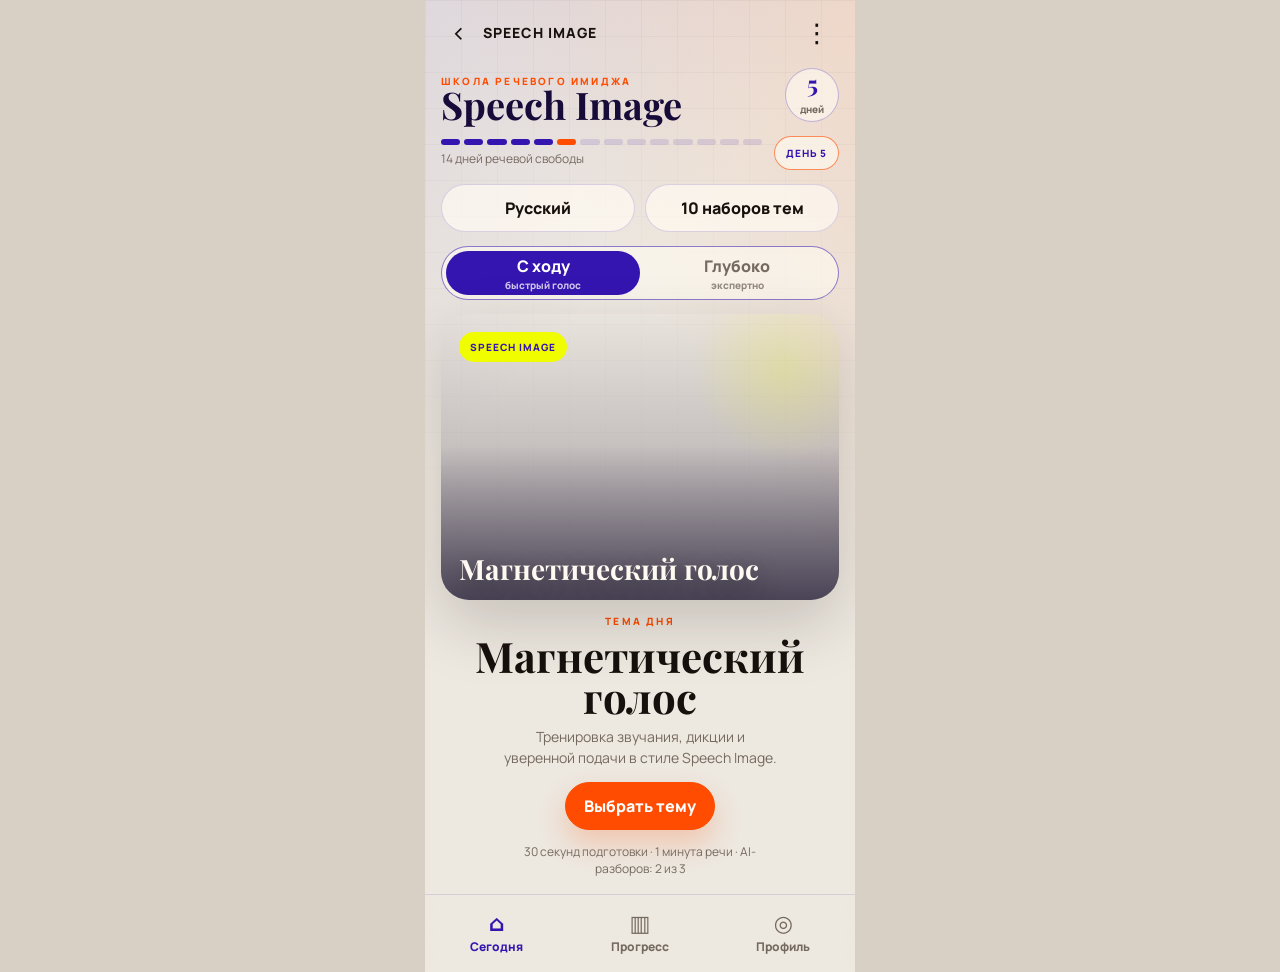
<file: index.html>
<!doctype html>
<html lang="ru">
<head>
  <meta charset="utf-8">
  <meta name="viewport" content="width=device-width, initial-scale=1">
  <meta name="theme-color" content="#ede8e0">
  <title>Speech Image Voice — мини-апп</title>
  <link rel="preconnect" href="https://fonts.googleapis.com">
  <link rel="preconnect" href="https://fonts.gstatic.com" crossorigin>
  <link href="https://fonts.googleapis.com/css2?family=Manrope:wght@400;500;600;700;800&family=Playfair+Display:wght@500;600;700&display=swap" rel="stylesheet">
  <link rel="stylesheet" href="assets/styles.css">
</head>
<body>
  <div class="app-shell">
    <header class="topbar">
      <button class="icon-btn" data-action="back" aria-label="Назад">‹</button>
      <strong class="brand">Speech Image</strong>
      <button class="icon-btn" data-action="menu" aria-label="Меню">⋮</button>
    </header>

    <main id="screen" class="screen"></main>

    <nav class="tabbar" aria-label="Разделы">
      <button class="tab is-active" data-tab="today">
        <span>⌂</span>
        Сегодня
      </button>
      <button class="tab" data-tab="progress">
        <span>▥</span>
        Прогресс
      </button>
      <button class="tab" data-tab="profile">
        <span>◎</span>
        Профиль
      </button>
    </nav>
  </div>

  <script src="assets/app.js"></script>
</body>
</html>
</file>
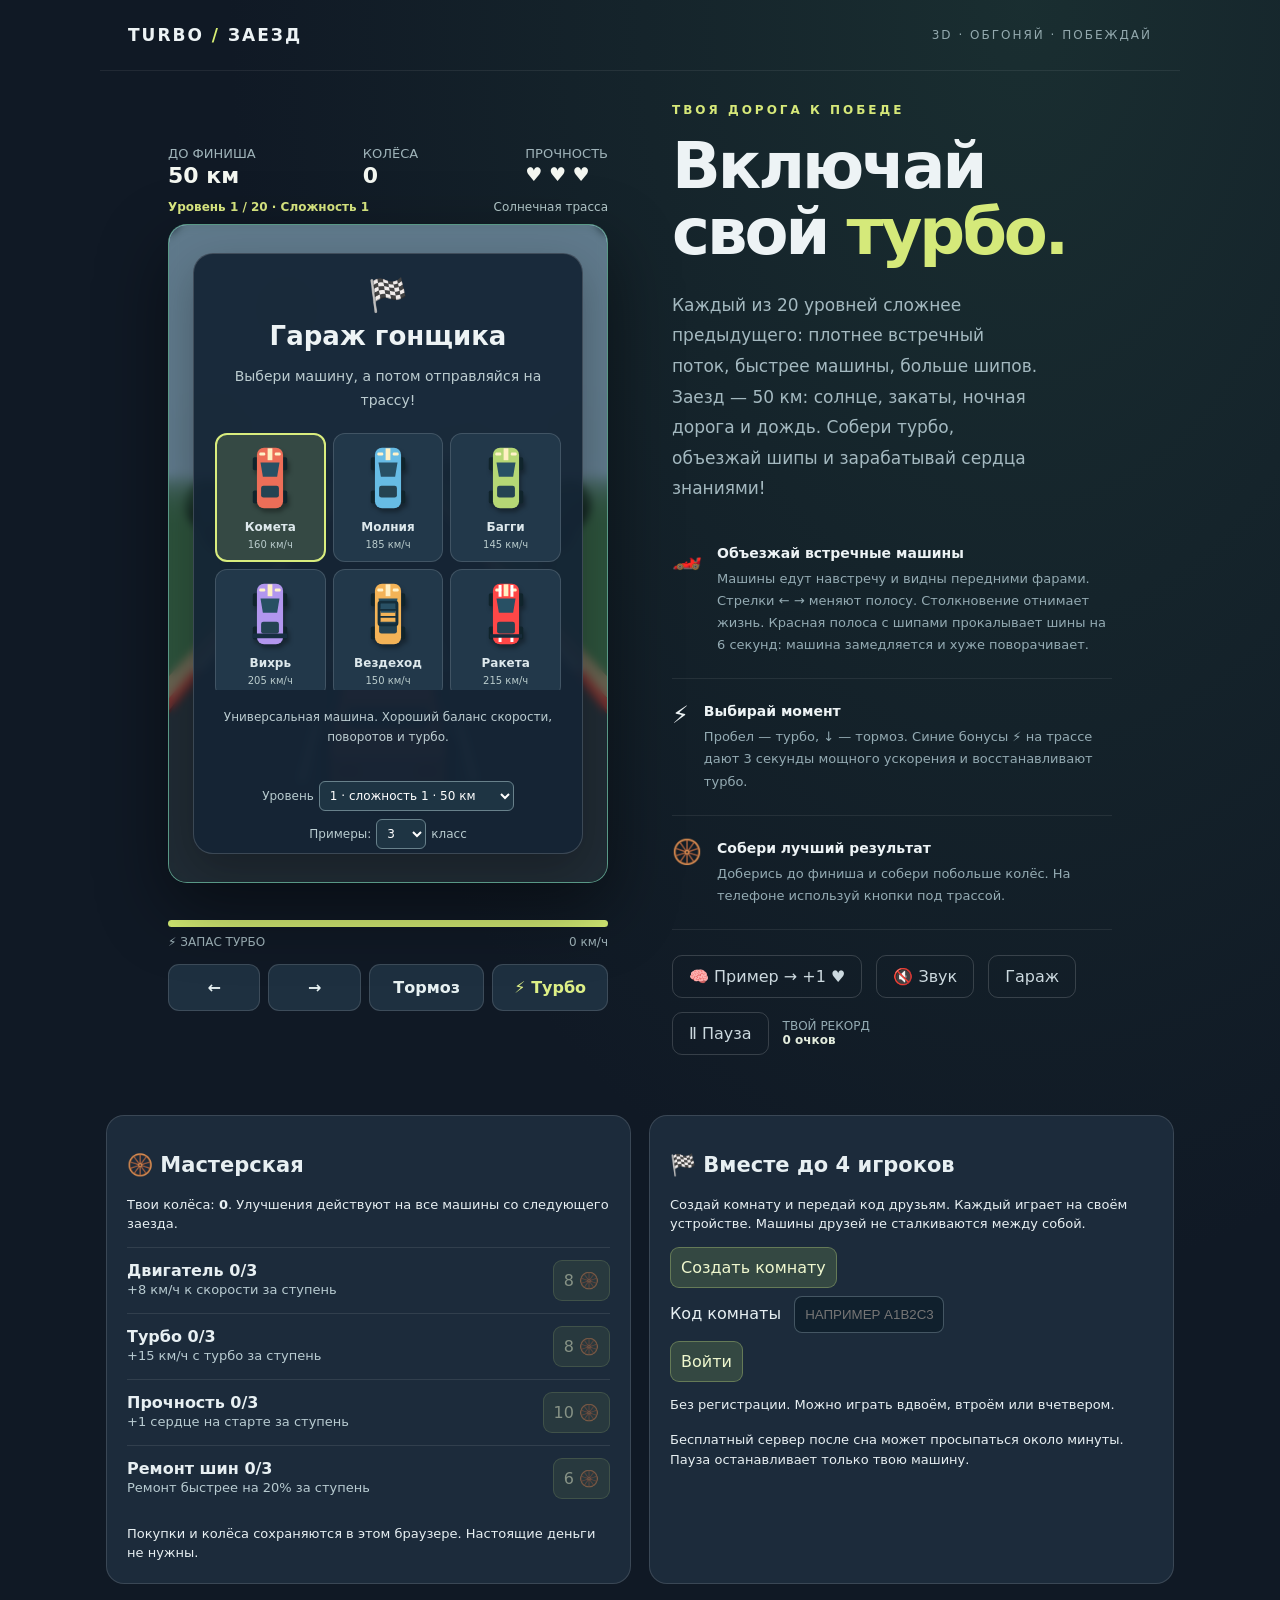
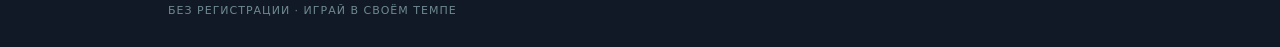
<file: racing/index.html>
<!doctype html><html lang="ru"><head><meta charset="utf-8"><meta name="viewport" content="width=device-width,initial-scale=1"><meta name="theme-color" content="#111b2b"><title>Турбо-заезд — 3D-гонка</title><style>
*{box-sizing:border-box}body{margin:0;background:#101925;color:#edf3f5;font-family:system-ui,sans-serif;background-image:radial-gradient(ellipse at 80% 0,#23433c80,transparent 55%)}button{font:inherit;cursor:pointer;touch-action:manipulation}header{max-width:1080px;margin:auto;padding:25px 28px;display:flex;justify-content:space-between;align-items:center;border-bottom:1px solid #ffffff12}.brand{font-weight:900;letter-spacing:2px;font-size:17px}.brand span{color:#d8ef73}.label{font-size:12px;letter-spacing:2px;color:#93a9ae}main{max-width:1000px;margin:auto;display:grid;grid-template-columns:minmax(280px,440px) 1fr;gap:64px;padding:32px 28px 40px;align-items:center}.game-shell{min-width:0}.hud{display:flex;justify-content:space-between;gap:8px;margin-bottom:12px;font-size:13px;color:#9fb3b9}.hud b{display:block;color:#f4f7f1;font-size:22px;margin-top:2px}.stage{position:relative;border-radius:19px;overflow:hidden;box-shadow:0 25px 70px #0007;border:1px solid #ffffff24;background:#3e8772}canvas{display:block;width:100%;aspect-ratio:2/3;outline-offset:-4px}.overlay{position:absolute;inset:0;display:flex;align-items:center;justify-content:center;padding:22px;background:#0b152477;backdrop-filter:blur(4px)}.modal{max-width:320px;text-align:center;padding:29px 24px;background:#152535ee;border:1px solid #ffffff2a;border-radius:20px;box-shadow:0 15px 45px #0004}.flag{font-size:42px}.modal h2{font-size:27px;margin:12px 0}.modal p{font-size:14px;color:#bbccd0;line-height:1.7}.primary{border:0;border-radius:11px;padding:14px 25px;background:#dbed7a;color:#1c2c20;font-weight:800;width:100%}.gauge{height:7px;background:#243544;border-radius:10px;overflow:hidden;margin:14px 0 8px}.gauge span{display:block;height:100%;background:#d7ef75;width:100%;transition:width .1s}.subhud{display:flex;justify-content:space-between;font-size:12px;color:#a0b4ba}.controls{display:grid;grid-template-columns:1fr 1fr 1.25fr 1.25fr;gap:8px;margin-top:15px}.controls button{padding:13px 2px;border:1px solid #ffffff23;border-radius:11px;background:#1e3040;color:#e7f1f2;font-weight:800;user-select:none;-webkit-user-select:none;touch-action:none}.controls button:active,.controls button.held{background:#40546a}.controls #boost{color:#ddef86}.side .tag{color:#d6e879;font-size:12px;letter-spacing:3px;font-weight:800}h1{font-size:clamp(42px,5vw,66px);letter-spacing:-3px;line-height:1.03;margin:17px 0 24px}h1 span{color:#d5e97a}.intro{font-size:17px;line-height:1.8;color:#a4b9c0;max-width:370px}.mission{display:flex;gap:15px;padding:22px 0;border-bottom:1px solid #ffffff13}.mission .icon{font-size:24px}.mission strong{font-size:14px}.mission p{font-size:13px;line-height:1.7;color:#94abb3;margin:6px 0 0}.toolbar{display:flex;align-items:center;gap:14px;margin-top:25px}.toolbar button{border:1px solid #ffffff29;border-radius:10px;background:transparent;color:#ccd9df;padding:11px 16px}.record{font-size:12px;color:#94abb3}.record strong{color:#e3ecdd}footer{max-width:1000px;margin:auto;padding:0 28px 30px;font-size:11px;color:#6f8992;letter-spacing:1px}.sr{position:absolute;width:1px;height:1px;padding:0;margin:-1px;overflow:hidden;clip:rect(0,0,0,0);white-space:nowrap}button:focus-visible{outline:3px solid #e2f087;outline-offset:3px}[hidden]{display:none!important}@media(max-width:720px){header{padding:19px 20px}main{display:flex;flex-direction:column;gap:28px;padding:22px 20px}.game-shell{width:100%;max-width:420px}.side{width:100%;max-width:420px}.side h1{font-size:42px;margin:12px 0}.intro{font-size:15px}.mission{padding:15px 0}.label{font-size:10px}.hud b{font-size:20px}}

.modal{max-width:390px;width:100%;padding:22px 18px}.modal h2{margin:7px 0;font-size:26px}.flag{font-size:32px}.garage{display:grid;grid-template-columns:repeat(3,minmax(0,1fr));gap:7px;margin:17px 0;max-height:260px;overflow:auto;padding:3px;overscroll-behavior:contain}.car-choice{min-width:0;border:1px solid #ffffff24;background:#22384a;border-radius:12px;padding:11px 4px;color:#dde8ec;text-align:center}.car-choice[aria-pressed=true]{border:2px solid #d9ed7e;background:#354944;padding:10px 3px}.car-choice strong{display:block;font-size:12px;margin-top:5px}.car-choice svg{width:38px;height:66px;filter:drop-shadow(2px 4px 2px #0005)}.garage-note{font-size:12px!important;min-height:55px;margin:8px 0 15px}.secondary{width:100%;margin-top:10px;border:1px solid #ffffff30;border-radius:10px;padding:10px;color:#d9e5e8;background:transparent}.bonus-active{color:#7de4fa!important;font-weight:800}.toolbar{flex-wrap:wrap}.car-choice small{font-size:10px;display:block;color:#b9cbcc;margin-top:5px}@media(max-width:400px){.modal{padding:16px 12px}.overlay{padding:12px}.garage{gap:5px;margin:10px 0}.modal p{font-size:12px}.car-choice strong{font-size:11px}}

#campaign-options{font-size:12px;color:#b8cbcf}#campaign-options label{display:inline-flex;align-items:center;gap:5px;margin:4px 6px}#campaign-options select{font:inherit;border:1px solid #68818b;background:#1e3443;color:white;padding:6px;border-radius:6px}#campaign-options p{font-size:11px;margin:8px 0 12px}.level-hud{display:flex;justify-content:space-between;gap:10px;font-size:12px;color:#b6cbcd;margin-bottom:10px}.level-hud b{color:#ddeb83}#hearts{font-size:19px}#road-warning{min-height:23px;font-size:12px;text-align:center;color:#ffba85;padding-top:7px}.math-overlay{position:fixed;inset:0;z-index:20;display:grid;place-items:center;background:#081421cc;padding:20px;backdrop-filter:blur(6px)}.math-modal{width:min(420px,100%);background:#1d3344;border:1px solid #6a8087;border-radius:20px;padding:26px;box-shadow:0 30px 80px #0007}.math-modal h2{margin:0 0 14px;font-size:23px}.math-modal p{line-height:1.6;color:#c1d1d4;font-size:14px}#question{font-size:21px;color:#f0ecb8;min-height:65px}.math-modal input{display:block;margin:8px 0 15px;padding:13px;font:inherit;width:100%;border-radius:9px;border:1px solid #7f9a9e;background:#112838;color:white}.math-modal #math-result{min-height:43px;color:#dbed7a}#speedfx{position:absolute;inset:0;z-index:1;pointer-events:none;opacity:0;transition:opacity .3s;background:linear-gradient(75deg,#7cddff22,transparent 20% 80%,#7cddff22),repeating-conic-gradient(from 15deg at 50% 35%,transparent 0deg 10deg,#b4efff23 10.5deg,transparent 11deg 30deg)}.turbo-on #speedfx{opacity:.6}.stage.rain:before{content:'';position:absolute;inset:-30%;z-index:2;pointer-events:none;background:repeating-linear-gradient(110deg,transparent 0 37px,#c4e5ed33 38px,transparent 39px 72px);animation:rain-fall .4s linear infinite}.overlay{z-index:4}@keyframes rain-fall{to{transform:translate(-12px,55px)}}@media(prefers-reduced-motion:reduce){.stage.rain:before{animation:none}#speedfx{display:none}}
.modal{max-height:calc(100% - 12px);overflow:auto;overscroll-behavior:contain}.extras{max-width:1100px;margin:20px auto;display:grid;grid-template-columns:1fr 1fr;gap:18px;padding:0 16px}.extras-card{background:#1c2b3b;border:1px solid #ffffff22;border-radius:18px;padding:20px;color:#e7eff2}.extras h2{font-size:21px}.extras p,.extras small{font-size:13px;line-height:1.5}.extras button{border:1px solid #c7df8155;background:#344842;color:#eff7ce;border-radius:9px;padding:10px;cursor:pointer}.extras button:disabled{opacity:.5;cursor:default}.extras-card>small{display:block;margin-top:10px}.extras input{max-width:150px;padding:10px;border-radius:8px;margin:8px;background:#10202d;color:white;border:1px solid #abc4cf55;text-transform:uppercase}.extras label{display:block}.shop-row{display:flex;justify-content:space-between;align-items:center;gap:10px;border-top:1px solid #ffffff18;padding:12px 0}.shop-row small{display:block;color:#b8cbd1}.extras li{padding:5px}.extras li.me{color:#dbef85}@media(max-width:700px){.extras{grid-template-columns:1fr}}</style></head><body><header><div class="brand">TURBO<span> / </span>ЗАЕЗД</div><div class="label">3D · ОБГОНЯЙ · ПОБЕЖДАЙ</div></header><main><section class="game-shell" aria-label="Игра"><div class="hud"><div>ДО ФИНИША<b id="distance">50 км</b></div><div>КОЛЁСА<b id="coins">0</b></div><div>ПРОЧНОСТЬ<b id="hearts">♥ ♥ ♥</b></div></div><div class="level-hud"><b id="level-hud">Уровень 1 / 20</b><span id="weather-label">Солнечная трасса</span></div><div class="stage" id="stage"><div id="speedfx" aria-hidden="true"></div><canvas id="track" width="480" height="720" tabindex="0" aria-label="Гоночная трасса. Стрелки влево и вправо — поворот. Пробел — ускорение. Стрелка вниз — тормоз. P — пауза."></canvas><div class="overlay" id="overlay"><div class="modal"><div class="flag" id="flag">🏁</div><h2 id="overlay-title">Гараж гонщика</h2><p id="overlay-text">Выбери машину, а потом отправляйся на трассу!</p><div id="garage" class="garage" aria-label="Выбор машины"></div><p id="car-description" class="garage-note"></p><div id="campaign-options"><label>Уровень <select id="level-select" aria-label="Выбрать уровень"></select></label><label>Примеры: <select id="grade-select" aria-label="Класс для примеров"></select> класс</label><p>20 уровней по 50 км · аркадный заезд около двух минут</p></div><button class="primary" id="start">На старт!</button><button id="to-garage" class="secondary" hidden>← В лобби</button></div></div></div><div id="road-warning" role="status" aria-live="polite"></div><div class="gauge" role="progressbar" aria-label="Запас ускорения" aria-valuemin="0" aria-valuemax="100" aria-valuenow="100" id="nitro"><span id="nitro-fill"></span></div><div class="subhud"><span id="turbo-label">⚡ ЗАПАС ТУРБО</span><span id="speed">0 км/ч</span></div><div class="controls" aria-label="Управление"><button id="left" aria-label="Повернуть влево">←</button><button id="right" aria-label="Повернуть вправо">→</button><button id="brake">Тормоз</button><button id="boost">⚡ Турбо</button></div><p class="sr" role="status" aria-live="polite" id="status"></p></section><section class="side"><div class="tag">ТВОЯ ДОРОГА К ПОБЕДЕ</div><h1>Включай<br>свой <span>турбо.</span></h1><p class="intro">Каждый из 20 уровней сложнее предыдущего: плотнее встречный поток, быстрее машины, больше шипов. Заезд — 50 км: солнце, закаты, ночная дорога и дождь. Собери турбо, объезжай шипы и зарабатывай сердца знаниями!</p><div class="mission"><div class="icon">🏎️</div><div><strong>Объезжай встречные машины</strong><p>Машины едут навстречу и видны передними фарами. Стрелки ← → меняют полосу. Столкновение отнимает жизнь. Красная полоса с шипами прокалывает шины на 6 секунд: машина замедляется и хуже поворачивает.</p></div></div><div class="mission"><div class="icon">⚡</div><div><strong>Выбирай момент</strong><p>Пробел — турбо, ↓ — тормоз. Синие бонусы ⚡ на трассе дают 3 секунды мощного ускорения и восстанавливают турбо.</p></div></div><div class="mission"><div class="icon">🛞</div><div><strong>Собери лучший результат</strong><p>Доберись до финиша и собери побольше колёс. На телефоне используй кнопки под трассой.</p></div></div><div class="toolbar"><button id="math" disabled>🧠 Пример → +1 ♥</button><button id="sound" aria-pressed="false">🔇 Звук</button><button id="lobby" disabled>Гараж</button><button id="pause" disabled>Ⅱ Пауза</button><div class="record">ТВОЙ РЕКОРД<br><strong id="best">0 очков</strong></div></div></section></main><div id="math-overlay" class="math-overlay" hidden><form id="math-form" class="math-modal" aria-labelledby="math-title"><h2 id="math-title">🧠 Пит-стоп знаний</h2><p>За правильный ответ +1 сердце. Гонка на паузе.</p><p id="question"></p><label>Ответ <input id="answer" autocomplete="off" placeholder="Число или дробь" required></label><p id="math-result" role="status" aria-live="polite"></p><button class="primary" id="answer-submit" type="submit">Проверить</button><button class="secondary" id="math-close" type="button">Вернуться к гонке</button></form></div><section class="extras" aria-label="Магазин и игра с друзьями"><div class="extras-card"><h2>🛞 Мастерская</h2><p>Твои колёса: <b id="wallet">0</b>. Улучшения действуют на все машины со следующего заезда.</p><div id="shop"></div><p id="shop-message" role="status"></p><small>Покупки и колёса сохраняются в этом браузере. Настоящие деньги не нужны.</small></div><div class="extras-card"><h2>🏁 Вместе до 4 игроков</h2><p>Создай комнату и передай код друзьям. Каждый играет на своём устройстве. Машины друзей не сталкиваются между собой.</p><button id="create-room">Создать комнату</button><label>Код комнаты <input id="room-code" maxlength="6" autocomplete="off" autocapitalize="characters" placeholder="Например A1B2C3"></label><button id="join-room">Войти</button><p id="room-status" role="status">Без регистрации. Можно играть вдвоём, втроём или вчетвером.</p><ol id="players"></ol><button id="room-start" hidden>Начать общую гонку</button><button id="leave-room" hidden>Выйти из комнаты</button><small>Бесплатный сервер после сна может просыпаться около минуты. Пауза останавливает только твою машину.</small></div></section><footer>БЕЗ РЕГИСТРАЦИИ · ИГРАЙ В СВОЁМ ТЕМПЕ</footer>
<script>
'use strict';
const FINISH=50000,LEVELS=20,DISTANCE_SCALE=10,MAX_HP=6,LANES=[132,240,348];
const CARS={comet:{name:'Комета',color:'#ed6e58',base:125,limit:160,turbo:220,steering:14,regen:14,drain:31,description:'Универсальная машина. Хороший баланс скорости, поворотов и турбо.'},lightning:{name:'Молния',color:'#67bce5',base:145,limit:185,turbo:250,steering:11,regen:12,drain:35,description:'Очень быстрая! Чуть медленнее перестраивается, а турбо расходуется быстрее.'},buggy:{name:'Багги',color:'#b5d775',base:110,limit:145,turbo:200,steering:18,regen:20,drain:25,description:'Легко управляется, быстро восстанавливает турбо. Отличный выбор для первых заездов.'},vortex:{name:'Вихрь',color:'#b296ee',base:155,limit:205,turbo:285,steering:12,regen:13,drain:38,description:'Спорткар с большим антикрылом. Высокая скорость и мощное турбо, но ускорение быстро расходуется.'},rover:{name:'Вездеход',color:'#f3b357',base:115,limit:150,turbo:205,steering:13,regen:16,drain:28,repair:3,punctureFactor:.75,impactFactor:.8,description:'Крепкий внедорожник с багажником на крыше. При проколе лучше держит скорость и ремонтирует шины за 3 секунды вместо 6.'},rocket:{name:'Ракета',color:'#ff4747',base:160,limit:215,turbo:300,steering:10,regen:11,drain:40,style:'sport',description:'Красная ракета с антикрылом. Мощное турбо — 300 км/ч! Береги запас ускорения.'},ice:{name:'Айс',color:'#a7ecff',base:135,limit:175,turbo:245,steering:16,regen:17,drain:29,style:'sport',description:'Ледяной спорткар с белыми полосами. Быстро поворачивает и экономно тратит турбо.'},tiger:{name:'Тигр',color:'#ff982e',base:140,limit:180,turbo:255,steering:15,regen:15,drain:32,style:'sport',description:'Оранжевый гонщик с тёмными полосами. Ловкие перестроения и мощный рывок.'},night:{name:'Ночной',color:'#6157a8',base:150,limit:195,turbo:275,steering:13,regen:14,drain:36,style:'sport',description:'Фиолетовый спорткар с яркими огнями. Быстрый выбор для ночных заездов.'},rally:{name:'Ралли',color:'#35ba94',base:130,limit:170,turbo:235,steering:18,regen:18,drain:29,style:'rally',description:'Зелёная раллийная машина с дополнительными фарами. Очень отзывчивое управление.'},monster:{name:'Монстр',color:'#9acd32',base:105,limit:140,turbo:195,steering:12,regen:19,drain:26,style:'truck',repair:3,punctureFactor:.75,impactFactor:.8,description:'Большие колёса и высокий кузов. Чинит прокол за 3 секунды и меньше теряет скорость.'},pickup:{name:'Пикап',color:'#cf8958',base:120,limit:155,turbo:215,steering:14,regen:18,drain:27,style:'pickup',description:'Песочный пикап с открытым кузовом. Ускорение расходуется медленно.'},taxi:{name:'Такси',color:'#ffdb45',base:125,limit:165,turbo:225,steering:17,regen:17,drain:28,style:'taxi',description:'Жёлтое такси с шашечками на крыше. Проворно обгоняет поток.'},police:{name:'Патруль',color:'#e4edf5',base:145,limit:190,turbo:265,steering:15,regen:15,drain:34,style:'police',description:'Белая патрульная машина с красно-синей мигалкой. Хороший запас скорости.'},retro:{name:'Ретро',color:'#ed88b4',base:115,limit:150,turbo:210,steering:16,regen:20,drain:25,style:'retro',description:'Розовая классика с хромированными бамперами. Быстро восстанавливает турбо.'},meteor:{name:'Метеор',color:'#ff653b',base:175,limit:235,turbo:320,steering:12,regen:12,drain:40,style:'sport',description:'Огненный спорткар с белыми полосами и антикрылом. Быстрее Вихря: до 235 км/ч, с турбо — 320 км/ч! Ускорение расходуется быстро.'}};

const UPGRADES={engine:{name:'Двигатель',text:'+8 км/ч к скорости за ступень',prices:[8,18,35]},turbo:{name:'Турбо',text:'+15 км/ч с турбо за ступень',prices:[8,18,35]},armor:{name:'Прочность',text:'+1 сердце на старте за ступень',prices:[10,22,40]},repair:{name:'Ремонт шин',text:'Ремонт быстрее на 20% за ступень',prices:[6,14,28]}};
function cleanUpgrades(value={}){return Object.fromEntries(Object.keys(UPGRADES).map(key=>[key,Math.max(0,Math.min(3,Math.floor(Number(value?.[key])||0)))]));}
function carSpec(s){const base=CARS[s.carId],u=cleanUpgrades(s.upgrades);return {...base,base:base.base+u.engine*8,limit:base.limit+u.engine*8,turbo:base.turbo+u.turbo*15,repair:(base.repair||6)*(1-u.repair*.2)};}
function buyUpgrade(save,key){const item=UPGRADES[key],u=cleanUpgrades(save.upgrades),price=item?.prices[u[key]];if(!Number.isFinite(price)||save.wallet<price)return false;save.wallet-=price;u[key]++;save.upgrades=u;return true;}
let activeUpgrades={};

function difficulty(level){const n=Math.max(1,Math.min(20,Math.floor(Number(level)||1)))-1;return{interval:1.6-n*.032,doubleRate:.10+n*.025,hazardRate:.06+n*.012,approach:1+n*.012};}
function newRace(carId='comet',level=1,upgrades=activeUpgrades){if(!CARS[carId])carId='comet';return{carId,upgrades:cleanUpgrades(upgrades),level:Math.max(1,Math.min(20,Number(level)||1)),puncture:0,punctures:0,nextMathAt:0,worldScroll:0,bonusTurbo:0,bonuses:0,mode:'ready',lane:1,x:240,distance:0,coins:0,hp:Math.min(6,3+cleanUpgrades(upgrades).armor),nitro:100,speed:0,scroll:0,invincible:0,wave:0,spawnIn:1.1,traffic:[],tokens:[],time:0,seed:14621+level*7919,crashFlash:0};}
function random(s){s.seed=(s.seed*1664525+1013904223)>>>0;return s.seed/4294967296;}
function changeLane(s,dir){if(s.mode==='running')s.lane=Math.max(0,Math.min(2,s.lane+dir));}
function spawnWave(s){const d=difficulty(s.level),safe=Math.floor(random(s)*3),blocked=[0,1,2].filter(l=>l!==safe);const count=Math.floor((s.wave+1)*d.doubleRate)>Math.floor(s.wave*d.doubleRate)?2:1;
 for(let i=0;i<count;i++){const lane=blocked[i];s.traffic.push({x:LANES[lane],y:-110,lane,oncomingSpeed:70+s.level*2,color:['#f8ca68','#77bfc8','#b0a1d2','#e88a70'][Math.floor(random(s)*4)]});}
 s.tokens.push({x:LANES[safe],y:-100,kind:s.wave%4===3?'turbo':'coin'});
 if(Math.floor((s.wave+1)*d.hazardRate)>Math.floor(s.wave*d.hazardRate))s.tokens.push({x:LANES[blocked[0]],y:-270,kind:'puncture'});s.wave++;}

function step(s,dt,input={}){
 if(s.mode!=='running')return;dt=Math.max(0,Math.min(dt,.05));s.time+=dt;s.crashFlash=Math.max(0,s.crashFlash-dt);s.invincible=Math.max(0,s.invincible-dt);s.puncture=Math.max(0,s.puncture-dt);
 const spec=carSpec(s);s.bonusTurbo=Math.max(0,s.bonusTurbo-dt);const bonus=s.bonusTurbo>0&&!input.brake;
 const turbo=!!input.boost&&s.nitro>2&&!input.brake&&!bonus;const target=(input.brake?65:bonus?spec.turbo+45:turbo?spec.turbo:spec.base+Math.min(spec.limit-spec.base,s.distance/1400))*(s.puncture>0?(spec.punctureFactor||.55):1);s.speed+=(target-s.speed)*Math.min(1,dt*4);s.nitro=Math.max(0,Math.min(100,s.nitro+(turbo?-spec.drain:spec.regen)*dt));s.x+=(LANES[s.lane]-s.x)*Math.min(1,dt*spec.steering*(s.puncture>0?(spec.punctureFactor||.55):1));
 const dy=(s.speed*1.65+45)*dt;s.scroll=(s.scroll+dy)%120;s.worldScroll=(s.worldScroll+dy/32)%200;s.distance=Math.min(FINISH,s.distance+s.speed/3.6*dt*DISTANCE_SCALE);s.spawnIn-=dt;
 if(s.spawnIn<=0){spawnWave(s);const d=difficulty(s.level);s.spawnIn=Math.max(d.interval-Math.min(.08,s.distance/625000),235/((s.speed*1.65+45)*d.approach+(70+s.level*2)*1.65));}
 for(const car of s.traffic)car.y+=dy*difficulty(s.level).approach+(car.oncomingSpeed||0)*1.65*dt;
 for(const coin of s.tokens)coin.y+=dy;
 for(const car of s.traffic)if(!car.hit&&Math.abs(car.x-s.x)<55&&Math.abs(car.y-575)<78){car.hit=true;if(s.invincible===0){s.hp--;s.invincible=1.8;s.crashFlash=.35;s.speed*=.6;if(!s.hp){s.mode='crashed';break;}}}
 for(const coin of s.tokens)if(!coin.taken&&Math.abs(coin.x-s.x)<40&&Math.abs(coin.y-575)<52){coin.taken=true;if(coin.kind==='puncture'){s.puncture=spec.repair||6;s.punctures++;s.speed*=spec.impactFactor||.6;s.crashFlash=.18;}else if(coin.kind==='turbo'){s.bonusTurbo=Math.min(6,s.bonusTurbo+3);s.nitro=100;s.bonuses++;}else s.coins++;}
 s.traffic=s.traffic.filter(car=>car.y<850);s.tokens=s.tokens.filter(coin=>coin.y<800&&!coin.taken);
 if(s.mode==='running'&&s.distance>=FINISH)s.mode='won';
}
function mathProblem(grade,seed){
 let n=seed>>>0;const rand=max=>{n=(n*1664525+1013904223)>>>0;return 1+n%max;};let a=rand(9),b=rand(9);
 switch(Number(grade)){
 case 1:return{text:a+' + '+b+' = ?',answer:a+b};
 case 2:a=30+rand(50);b=10+rand(20);return{text:a+' − '+b+' = ?',answer:a-b};
 case 3:return{text:a+' × '+b+' = ?',answer:a*b};
 case 4:return{text:(a*b)+' ÷ '+b+' = ?',answer:a};
 case 5:{const d=2+rand(8);return{text:a+'/'+d+' + '+b+'/'+d+' = ? (дробью или числом)',answer:(a+b)/d};}
 case 6:{const percent=[10,20,25,50][rand(4)-1],base=rand(15)*20;return{text:percent+'% от '+base+' = ?',answer:base*percent/100};}
 case 7:{const x=rand(12);return{text:'Найди x: '+a+'x + '+b+' = '+(a*x+b),answer:x};}
 case 8:{const x=2+rand(18);return{text:'√'+(x*x)+' = ?',answer:x};}
 case 9:{b=a+rand(6);return{text:'(x − '+a+')(x − '+b+') = 0. Укажи меньший корень.',answer:a};}
 case 10:{const angle=[0,30,90][rand(3)-1];return{text:'sin('+angle+'°) = ? (числом или дробью)',answer:angle===0?0:angle===30?.5:1};}
 default:{const x=rand(5);return{text:'f(x) = '+a+'x³. Чему равно f′('+x+')?',answer:3*a*x*x};}
 }
}
function parseMath(text){const value=String(text).trim().replace(/,/g,'.').replace(/\s/g,'');if(/^[+-]?(?:\d+(?:\.\d*)?|\.\d+)$/.test(value))return Number(value);const m=value.match(/^([+-]?\d+)\/([+-]?\d+)$/);return m&&Number(m[2])!==0?Number(m[1])/Number(m[2]):NaN;}
function answerCorrect(problem,text){return Number.isFinite(parseMath(text))&&Math.abs(parseMath(text)-problem.answer)<.00001;}
function giveHeart(state){if(state.hp>=MAX_HP)return false;state.hp++;state.nextMathAt=state.time+15;return true;}
class Racing3D{
 constructor(canvas){
  this.canvas=canvas;const gl=canvas.getContext('webgl',{antialias:true,alpha:false});if(!gl)throw Error('WebGL недоступен');this.gl=gl;
  const vs=`attribute vec3 aPos;attribute vec3 aNormal;uniform mat4 uVP;uniform mat4 uModel;varying vec3 vNormal;varying float vDepth;void main(){vec4 world=uModel*vec4(aPos,1.0);vec4 clip=uVP*world;gl_Position=clip;vNormal=normalize(mat3(uModel)*aNormal);vDepth=clip.w;}`;
  const fs=`precision mediump float;uniform vec3 uColor;uniform vec3 uFog;varying vec3 vNormal;varying float vDepth;void main(){float light=.48+.52*max(dot(normalize(vNormal),normalize(vec3(-.5,1.0,.35))),0.0);vec3 shaded=uColor*light;float fog=smoothstep(30.0,105.0,vDepth);gl_FragColor=vec4(mix(shaded,uFog,fog),1.0);}`;
  const shader=(type,src)=>{const s=gl.createShader(type);gl.shaderSource(s,src);gl.compileShader(s);if(!gl.getShaderParameter(s,gl.COMPILE_STATUS))throw Error('Shader error');return s;};
  this.program=gl.createProgram();gl.attachShader(this.program,shader(gl.VERTEX_SHADER,vs));gl.attachShader(this.program,shader(gl.FRAGMENT_SHADER,fs));gl.linkProgram(this.program);if(!gl.getProgramParameter(this.program,gl.LINK_STATUS))throw Error('Program error');gl.useProgram(this.program);
  this.pos=gl.getAttribLocation(this.program,'aPos');this.normal=gl.getAttribLocation(this.program,'aNormal');this.vp=gl.getUniformLocation(this.program,'uVP');this.model=gl.getUniformLocation(this.program,'uModel');this.color=gl.getUniformLocation(this.program,'uColor');this.fog=gl.getUniformLocation(this.program,'uFog');
  const cube=[];const face=(a,b,c,d,n)=>{for(const p of [a,b,c,a,c,d])cube.push(...p,...n);};
  face([-.5,-.5,.5],[.5,-.5,.5],[.5,.5,.5],[-.5,.5,.5],[0,0,1]);face([.5,-.5,-.5],[-.5,-.5,-.5],[-.5,.5,-.5],[.5,.5,-.5],[0,0,-1]);face([-.5,.5,.5],[.5,.5,.5],[.5,.5,-.5],[-.5,.5,-.5],[0,1,0]);face([-.5,-.5,-.5],[.5,-.5,-.5],[.5,-.5,.5],[-.5,-.5,.5],[0,-1,0]);face([.5,-.5,.5],[.5,-.5,-.5],[.5,.5,-.5],[.5,.5,.5],[1,0,0]);face([-.5,-.5,-.5],[-.5,-.5,.5],[-.5,.5,.5],[-.5,.5,-.5],[-1,0,0]);
  this.cube=this.mesh(cube);const sphere=[];
  const point=(lat,lon)=>[Math.cos(lat)*Math.cos(lon)*.5,Math.sin(lat)*.5,Math.cos(lat)*Math.sin(lon)*.5];
  for(let j=0;j<8;j++)for(let i=0;i<12;i++){const a=point(-Math.PI/2+j*Math.PI/8,i*Math.PI/6),b=point(-Math.PI/2+(j+1)*Math.PI/8,i*Math.PI/6),c=point(-Math.PI/2+(j+1)*Math.PI/8,(i+1)*Math.PI/6),d=point(-Math.PI/2+j*Math.PI/8,(i+1)*Math.PI/6);for(const p of [a,b,c,a,c,d])sphere.push(...p,...p.map(v=>v*2));}
  this.sphere=this.mesh(sphere);
  const tyre=[];const ring=(u,v)=>{const r=.33+.11*Math.cos(v);return{p:[r*Math.cos(u),r*Math.sin(u),.11*Math.sin(v)],n:[Math.cos(v)*Math.cos(u),Math.cos(v)*Math.sin(u),Math.sin(v)]};};
  for(let i=0;i<20;i++)for(let j=0;j<8;j++){const a=ring(i*Math.PI/10,j*Math.PI/4),b=ring((i+1)*Math.PI/10,j*Math.PI/4),c=ring((i+1)*Math.PI/10,(j+1)*Math.PI/4),d=ring(i*Math.PI/10,(j+1)*Math.PI/4);for(const t of [a,b,c,a,c,d])tyre.push(...t.p,...t.n);}this.wheel=this.mesh(tyre);gl.enable(gl.DEPTH_TEST);gl.clearColor(.67,.83,.91,1);
 }
 mesh(vertices){const gl=this.gl,b=gl.createBuffer();gl.bindBuffer(gl.ARRAY_BUFFER,b);gl.bufferData(gl.ARRAY_BUFFER,new Float32Array(vertices),gl.STATIC_DRAW);return{buffer:b,count:vertices.length/6};}
 static multiply(a,b){const out=new Float32Array(16);for(let col=0;col<4;col++)for(let row=0;row<4;row++)for(let k=0;k<4;k++)out[col*4+row]+=a[k*4+row]*b[col*4+k];return out;}
 static view(eye,target){const norm=v=>{const n=Math.hypot(...v);return v.map(x=>x/n);},cross=(a,b)=>[a[1]*b[2]-a[2]*b[1],a[2]*b[0]-a[0]*b[2],a[0]*b[1]-a[1]*b[0]],dot=(a,b)=>a.reduce((s,v,i)=>s+v*b[i],0);const z=norm(eye.map((v,i)=>v-target[i])),x=norm(cross([0,1,0],z)),y=cross(z,x);return new Float32Array([x[0],y[0],z[0],0,x[1],y[1],z[1],0,x[2],y[2],z[2],0,-dot(x,eye),-dot(y,eye),-dot(z,eye),1]);}
 object(x,y,z,sx,sy,sz,color,rotation=0,sphere=false,customMesh=null){const gl=this.gl,c=Math.cos(rotation),s=Math.sin(rotation);gl.uniformMatrix4fv(this.model,false,new Float32Array([c*sx,0,-s*sx,0,0,sy,0,0,s*sz,0,c*sz,0,x,y,z,1]));gl.uniform3fv(this.color,color);const mesh=customMesh||(sphere?this.sphere:this.cube);gl.bindBuffer(gl.ARRAY_BUFFER,mesh.buffer);gl.enableVertexAttribArray(this.pos);gl.vertexAttribPointer(this.pos,3,gl.FLOAT,false,24,0);gl.enableVertexAttribArray(this.normal);gl.vertexAttribPointer(this.normal,3,gl.FLOAT,false,24,12);gl.drawArrays(gl.TRIANGLES,0,mesh.count);}
 rgb(hex){return[1,3,5].map(i=>parseInt(hex.slice(i,i+2),16)/255);}
 car(x,z,paint,model='comet',steer=0,boost=false,oncoming=false){
  const draw=(ox,oy,oz,sx,sy,sz,color,rotation=0,sphere=false,mesh=null)=>this.object(oncoming?2*x-ox:ox,oy,oncoming?2*z-oz:oz,sx,sy,sz,color,rotation+(oncoming?Math.PI:0),sphere,mesh);
  const body=this.rgb(paint),dark=[.055,.08,.10],glass=[.15,.32,.40],style=CARS[model]?.style,length=style==='pickup'?3.15:style==='retro'?3.05:model==='vortex'?3.1:model==='rover'?2.9:model==='lightning'?2.9:model==='buggy'?2.55:2.7,width=style==='truck'?1.95:model==='rover'?1.8:model==='buggy'?1.65:1.5;
  draw(x,.025,z,2.1,.015,3.2,[.12,.16,.17],0,true);
  draw(x,.48,z,width,.48,length,body,steer);draw(x,.77,z+.1,width*.76,.43,length*.48,glass,steer);draw(x,1.01,z+.18,width*.8,.13,length*.33,body,steer);
  draw(x,.74,z-1.05,width*.88,.10,.63,body,steer);draw(x,.73,z+1,width*.9,.10,.40,body,steer);
  for(const dx of [-width/2,width/2])for(const dz of [-.85,.85]){draw(x+dx,.29,z+dz,.24,.52,.55,dark);draw(x+dx*1.04,.30,z+dz,.26,.25,.29,[.40,.46,.47]);}
  for(const dx of [-.5,.5]){draw(x+dx,.48,z-1.37,.29,.17,.06,[1,.92,.64]);draw(x+dx,.49,z+length/2,.26,.14,.05,[.88,.17,.12]);}
  if(model==='lightning'||model==='vortex'||style==='sport'){draw(x,.85,z+1.3,1.9,.12,.35,dark);for(const dx of [-.56,.56])draw(x+dx,.65,z+1.2,.08,.38,.08,dark);}
  if(model==='buggy'){draw(x,1.1,z+.3,1.2,.09,.08,[.79,.84,.66]);draw(x,.77,z+1,.75,.36,.35,dark);}
  if(model==='vortex'){draw(x,1.04,z+1.4,2.05,.14,.44,dark);draw(x,1.1,z+.18,.15,.04,.9,[.91,.9,.95]);}
  if(model==='rover'){draw(x,1.18,z+.15,1.5,.17,1.4,dark);for(const dx of [-.65,.65])draw(x+dx,1.32,z+.15,.09,.18,1.35,[.66,.71,.66]);draw(x,.44,z+1.53,1.9,.18,.14,dark);draw(x,.44,z-1.5,1.9,.18,.14,dark);draw(x,.81,z+1.47,.8,.78,.24,dark,0,true);}
  if(style==='sport'){for(const dx of [-.3,.3])draw(x+dx,1.09,z+.18,.12,.035,.95,model==='tiger'?dark:[.94,.96,1]);}
  if(style==='truck'){for(const dx of [-.95,.95])for(const dz of [-.85,.85])draw(x+dx,.34,z+dz,.4,.82,.82,dark);draw(x,1.18,z+.1,1.4,.25,1.25,body);}
  if(style==='pickup'){draw(x,.9,z+.95,1.4,.24,.95,dark);for(const dx of [-.7,.7])draw(x+dx,1.05,z+.95,.12,.3,.95,body);}
  if(style==='taxi'){draw(x,1.2,z+.18,.7,.25,.35,[1,.88,.25]);for(const dx of [-.22,.22])draw(x+dx,1.22,z,.16,.12,.03,dark);}
  if(style==='police'){draw(x,1.17,z+.18,1.1,.12,.32,dark);draw(x-.3,1.28,z+.18,.4,.16,.3,[1,.1,.16]);draw(x+.3,1.28,z+.18,.4,.16,.3,[.12,.4,1]);}
  if(style==='rally'){for(const dx of [-.52,-.18,.18,.52])draw(x+dx,.8,z-1.4,.23,.23,.12,[1,1,.75],0,true);}
  if(style==='retro'){for(const dz of [-1.5,1.5])draw(x,.45,z+dz,1.65,.16,.15,[.75,.82,.86]);}
  if(boost){draw(x,.25,z+1.8,.55,.34,.9,[1,.61,.15],0,true);draw(x,.25,z+1.5,.35,.25,.55,[.64,.91,1],0,true);}
 }
 render(state,input){
  const gl=this.gl,dpr=Math.min(window.devicePixelRatio||1,2),width=Math.min(1000,Math.round(this.canvas.clientWidth*dpr)),height=Math.round(width*1.5);if(this.canvas.width!==width||this.canvas.height!==height){this.canvas.width=width;this.canvas.height=height;}const themes=[[.67,.83,.91],[.92,.61,.43],[.13,.20,.32],[.43,.54,.62]],sky=themes[(state.level-1)%4];gl.clearColor(...sky,1);gl.uniform3fv(this.fog,sky);gl.viewport(0,0,width,height);gl.clear(gl.COLOR_BUFFER_BIT|gl.DEPTH_BUFFER_BIT);gl.useProgram(this.program);
  const px=(state.x-240)/45,shake=state.puncture>0?Math.sin(state.time*18)*.04:state.crashFlash>0?Math.sin(state.time*60)*.045:0;
  const f=1/Math.tan(Math.PI/6),aspect=width/height,near=.1,far=160;const projection=new Float32Array([f/aspect,0,0,0,0,f,0,0,0,0,(far+near)/(near-far),-1,0,0,2*far*near/(near-far),0]);const view=Racing3D.view([px*.26+shake,4.6,8],[px*.14,.2,-15]);gl.uniformMatrix4fv(this.vp,false,Racing3D.multiply(projection,view));
  this.object(0,-.19,-45,250,.15,240,[.32,.58,.35]);
  for(let i=0;i<8;i++)this.object(-75+i*22,2+i%3,-105,28,12+i%3*7,25,[.37+i*.02,.56,.43],i*.7,true);
  this.object(-18,28,-100,12,12,12,(state.level-1)%4===2?[.85,.9,1]:[1,.94,.69],0,true);
  this.object(0,-.08,-32,8,.15,100,[.22,.27,.29]);this.object(-4.2,-.04,-32,.4,.15,100,[.78,.71,.51]);this.object(4.2,-.04,-32,.4,.15,100,[.78,.71,.51]);
  const scroll=state.worldScroll||0;
  for(let i=0;i<48;i++){const z=-80+i*2+(scroll%4);const color=i%2?[.91,.32,.25]:[.94,.93,.83];this.object(-3.9,.02,z,.18,.08,2,color);this.object(3.9,.02,z,.18,.08,2,color);}
  for(let i=0;i<24;i++){const z=-80+i*4+(scroll%4);for(const x of [-1.2,1.2])this.object(x,.012,z,.07,.02,1.7,[.85,.87,.78]);}
  for(let i=0;i<20;i++){const z=-85+i*6+(scroll%6);for(const side of [-1,1]){const x=side*(6+(i%3)*1.3);this.object(x,.55,z,.24,1.3,.24,[.38,.29,.16]);this.object(x,1.75,z,2.0,2.4,2.0,[.18+(i%2)*.05,.43,.27],i, true);}}
  for(const token of state.tokens){const x=(token.x-240)/45,z=(token.y-575)/32;if(token.kind==='puncture'){this.object(x,.05,z,1.2,.08,.65,[.65,.22,.15]);for(const dx of [-.4,0,.4])this.object(x+dx,.25,z,.17,.42,.17,[.72,.77,.78],Math.PI/4);continue;}const bonus=token.kind==='turbo';if(!bonus){const y=.8+Math.sin(state.time*3)*.1,angle=state.time*1.3;this.object(x,y,z,1,1,1,[.09,.11,.13],angle,false,this.wheel);this.object(x,y,z,.48,.06,.10,[.69,.76,.79],angle);this.object(x,y,z,.06,.48,.10,[.69,.76,.79],angle);this.object(x,y,z,.16,.16,.14,[.85,.88,.89],angle,true);continue;}this.object(x,.75+Math.sin(state.time*3)*.1,z,bonus?.65:.52,bonus?.85:.65,.18,bonus?[.25,.83,1]:[1,.77,.22],state.time*2,!bonus);if(bonus)this.object(x,.75,z,.22,.35,.22,[.86,.99,1],-state.time*2);}
  for(const other of state.traffic)this.car((other.x-240)/45,(other.y-575)/32,other.color,'comet',0,false,true);
  if(typeof online!=='undefined'&&online.started)for(const p of online.players){if(p.id===online.id)continue;const z=-(p.distance-state.distance)*.01856;if(z>-70&&z<4){const spec=CARS[p.car]||CARS.comet;this.car((p.x-240)/45,z,spec.color,p.car);}}
  const boost=(input.boost&&state.nitro>2||state.bonusTurbo>0)&&!input.brake&&state.mode==='running';
  if(!state.invincible||Math.floor(state.time*12)%2===0)this.car(px,0,CARS[state.carId].color,state.carId,(LANES[state.lane]-state.x)*-.0015,boost);
 }
}

try{activeUpgrades=cleanUpgrades(JSON.parse(localStorage.getItem('turbo-shop')||'{}').upgrades);}catch{}
const canvas=document.querySelector('#track'),$=s=>document.querySelector(s);let renderer=null;try{renderer=new Racing3D(canvas);}catch(error){console.warn('3D недоступно',error.message);}let selectedCar='comet';try{const saved=localStorage.getItem('turbo-race-car');if(CARS[saved])selectedCar=saved;}catch{}let selectedLevel=1,selectedGrade=3,cleared=[];try{selectedLevel=Math.max(1,Math.min(20,Number(localStorage.getItem('turbo-level'))||1));selectedGrade=Math.max(1,Math.min(11,Number(localStorage.getItem('turbo-grade'))||3));const saved=JSON.parse(localStorage.getItem('turbo-cleared')||'[]');if(Array.isArray(saved))cleared=saved.filter(n=>Number.isInteger(n)&&n>=1&&n<=20);}catch{}let race=newRace(selectedCar,selectedLevel),last=0,ended=false;const input={boost:false,brake:false};let best=0;try{best=Number(localStorage.getItem('turbo-race-best')||0)||0;}catch{}$('#best').textContent=best+' очков';
function draw(){if(renderer)renderer.render(race,input);}
function updateHUD(){$('#distance').textContent=((FINISH-race.distance)/1000).toLocaleString('ru-RU',{maximumFractionDigits:1})+' км';$('#coins').textContent=race.coins;$('#hearts').textContent='♥ '.repeat(race.hp)+'♡ '.repeat(Math.max(0,3-race.hp));$('#level-hud').textContent='Уровень '+race.level+' / 20 · Сложность '+race.level;$('#weather-label').textContent=['Солнечная трасса','Закатное шоссе','Ночной заезд','Дождливый перевал'][(race.level-1)%4];$('#stage').classList.toggle('rain',race.level%4===0);$('#stage').classList.toggle('turbo-on',race.mode==='running'&&(race.bonusTurbo>0||input.boost&&race.nitro>2));$('#road-warning').textContent=race.puncture>0?'⚠️ Прокол шин! Ремонт через '+Math.ceil(race.puncture)+' с':'';$('#math').disabled=race.mode!=='running'||race.time<race.nextMathAt||race.hp>=MAX_HP;$('#math').textContent=race.hp>=MAX_HP?'♥ Сердца полны':race.time<race.nextMathAt?'🧠 Пример через '+Math.ceil(race.nextMathAt-race.time)+' с':'🧠 Пример → +1 ♥';$('#speed').textContent=Math.round(race.speed)+' км/ч';$('#nitro-fill').style.width=race.nitro+'%';$('#nitro').setAttribute('aria-valuenow',Math.round(race.nitro));$('#turbo-label').textContent=race.bonusTurbo>0?'⚡ БОНУС ТУРБО: '+race.bonusTurbo.toFixed(1)+' с':'⚡ ЗАПАС ТУРБО';$('#turbo-label').classList.toggle('bonus-active',race.bonusTurbo>0);}
function showOverlay(title,text,button,flag){$('#garage').hidden=true;$('#car-description').hidden=true;$('#campaign-options').hidden=true;$('#to-garage').hidden=false;$('#overlay-title').textContent=title;$('#overlay-text').textContent=text;$('#start').textContent=button;$('#flag').textContent=flag;$('#overlay').hidden=false;$('#status').textContent=title+'. '+text;}
function finish(){ended=true;if(race.mode==='won'&&!cleared.includes(race.level)){cleared.push(race.level);try{localStorage.setItem('turbo-cleared',JSON.stringify(cleared));}catch{}}const score=Math.floor(race.distance)+race.coins*50+(race.mode==='won'?race.hp*200:0);if(score>best){best=score;try{localStorage.setItem('turbo-race-best',best);}catch{}$('#best').textContent=best+' очков';}$('#pause').disabled=true;input.boost=input.brake=false;showOverlay(race.mode==='won'?(race.level===20?(cleared.length===20?'Вся кампания пройдена!':'Финальный уровень пройден!'):'Уровень '+race.level+' пройден!'):'Попробуем ещё?',(race.mode==='won'?'Отличный заезд! ':'У машины закончились жизни. ')+'Колёса: '+race.coins+'. Результат: '+score+' очков.',online.started?'Вернуться в гараж':race.mode==='won'&&race.level<20?'Следующий уровень':'Новый заезд',race.mode==='won'?'🏆':'🏎️');}
function start(){if(typeof online!=='undefined'&&online.started&&['won','crashed'].includes(race.mode)){leaveRoom();garage();return;}if(typeof online!=='undefined'&&online.code&&!online.started)return;if(!renderer)return;if(race.mode==='paused'){race.mode='running';}else{if(race.mode==='won'&&race.level<20){selectedLevel=race.level+1;try{localStorage.setItem('turbo-level',selectedLevel);}catch{}}race=newRace(selectedCar,selectedLevel);race.mode='running';ended=false;}input.boost=input.brake=false;$('#overlay').hidden=true;$('#garage').hidden=true;$('#car-description').hidden=true;$('#campaign-options').hidden=true;$('#lobby').disabled=false;$('#pause').disabled=false;$('#pause').textContent='Ⅱ Пауза';$('#status').textContent='Заезд начался. Удачи!';canvas.focus({preventScroll:true});}
function pause(){if(race.mode==='running'){race.mode='paused';input.boost=input.brake=false;showOverlay('Пит-стоп','Отдохни. Продолжим с того же места.','Продолжить','Ⅱ');$('#pause').textContent='▶ Продолжить';}else if(race.mode==='paused')start();}
function garage(){if(typeof leaveRoom==='function'&&online?.code)leaveRoom();race=newRace(selectedCar,selectedLevel);ended=false;input.boost=input.brake=false;document.querySelectorAll('.held').forEach(el=>el.classList.remove('held'));$('#overlay').hidden=false;$('#garage').hidden=false;$('#car-description').hidden=false;$('#campaign-options').hidden=false;$('#to-garage').hidden=true;$('#overlay-title').textContent='Гараж гонщика';$('#overlay-text').textContent='Выбери машину, а потом отправляйся на трассу!';$('#flag').textContent='🏁';$('#start').textContent='На старт!';$('#pause').disabled=true;$('#lobby').disabled=true;renderGarage();renderCampaign();$('#status').textContent='Лобби. Выбери машину и нажми «На старт».';}
function renderGarage(){const list=$('#garage');list.replaceChildren();for(const [id,spec] of Object.entries(CARS)){const b=document.createElement('button');b.className='car-choice';b.setAttribute('aria-pressed',String(id===selectedCar));b.setAttribute('aria-label',spec.name+', скорость до '+spec.limit+' км/ч');b.innerHTML='<svg viewBox="0 0 64 110" aria-hidden="true"><rect x="3" y="20" width="9" height="22" rx="3" fill="#10242c"/><rect x="52" y="20" width="9" height="22" rx="3" fill="#10242c"/><rect x="3" y="76" width="9" height="22" rx="3" fill="#10242c"/><rect x="52" y="76" width="9" height="22" rx="3" fill="#10242c"/><rect x="10" y="4" width="44" height="102" rx="12" fill="'+spec.color+'"/><path d="M16 29h32l-4 24H20Z" fill="#285064"/><rect x="17" y="68" width="30" height="20" rx="4" fill="#254352"/><rect x="28" y="5" width="8" height="20" fill="#fff0c4"/><rect x="14" y="12" width="10" height="5" rx="2" fill="#fff2c9"/><rect x="40" y="12" width="10" height="5" rx="2" fill="#fff2c9"/></svg><strong>'+spec.name+'</strong><small>'+spec.limit+' км/ч</small>';if(id==='vortex')b.querySelector('svg').insertAdjacentHTML('beforeend','<rect x="3" y="88" width="58" height="8" rx="2" fill="#162e40"/>');if(id==='rover')b.querySelector('svg').insertAdjacentHTML('beforeend','<rect x="17" y="35" width="30" height="38" rx="3" fill="none" stroke="#142e3b" stroke-width="5"/><path d="M17 48h30m-30 12h30" stroke="#142e3b" stroke-width="3"/>');if(spec.style){const svg=b.querySelector('svg');const decals={sport:'<path d="M22 6v20m20-20v20M22 90v12m20-12v12" stroke="white" stroke-width="5"/><rect x="5" y="89" width="54" height="6" fill="#172b3b"/>',truck:'<path d="M6 22v22m52-22v22M6 74v25m52-25v25" stroke="#10242c" stroke-width="12"/>',pickup:'<rect x="16" y="66" width="32" height="32" fill="#27343a"/>',taxi:'<rect x="20" y="55" width="24" height="10" rx="2" fill="#fff3aa"/><path d="M23 57h4m4 0h4m4 0h3" stroke="#152332" stroke-width="4"/>',police:'<path d="M12 58h40" stroke="#152332" stroke-width="12"/><path d="M18 58h14" stroke="#ff4141" stroke-width="7"/><path d="M32 58h14" stroke="#419aff" stroke-width="7"/>',rally:'<path d="M14 23h36" stroke="#fff4b2" stroke-width="6"/>',retro:'<path d="M12 99h40M12 10h40" stroke="#e5edf1" stroke-width="5"/>'};svg.insertAdjacentHTML('beforeend',decals[spec.style]||'');} b.addEventListener('click',()=>{selectedCar=id;try{localStorage.setItem('turbo-race-car',id);}catch{}race=newRace(id,selectedLevel);renderGarage();});list.append(b);}$('#car-description').textContent=CARS[selectedCar].description;}
$('#lobby').addEventListener('click',garage);$('#to-garage').addEventListener('click',garage);$('#start').addEventListener('click',start);$('#pause').addEventListener('click',pause);$('#left').addEventListener('click',()=>changeLane(race,-1));$('#right').addEventListener('click',()=>changeLane(race,1));
function hold(id,key){const el=$(id);el.addEventListener('pointerdown',e=>{e.preventDefault();if(race.mode!=='running')return;el.setPointerCapture(e.pointerId);input[key]=true;el.classList.add('held');});const release=()=>{input[key]=false;el.classList.remove('held');};el.addEventListener('pointerup',release);el.addEventListener('pointercancel',release);el.addEventListener('lostpointercapture',release);}
hold('#boost','boost');hold('#brake','brake');
canvas.addEventListener('keydown',e=>{if(['ArrowLeft','ArrowRight','ArrowDown','Space','KeyP'].includes(e.code))e.preventDefault();if(e.code==='ArrowLeft')changeLane(race,-1);if(e.code==='ArrowRight')changeLane(race,1);if(e.code==='Space')input.boost=true;if(e.code==='ArrowDown')input.brake=true;if(e.code==='KeyP'&&!e.repeat)pause();});
window.addEventListener('keyup',e=>{if(e.code==='Space')input.boost=false;if(e.code==='ArrowDown')input.brake=false;});window.addEventListener('blur',()=>{if(race.mode==='running')pause();input.boost=input.brake=false;});document.addEventListener('visibilitychange',()=>{if(document.hidden&&race.mode==='running')pause();});
function renderCampaign(){const levels=$('#level-select');levels.replaceChildren();for(let n=1;n<=20;n++){const o=document.createElement('option');o.value=n;o.textContent=n+' · сложность '+n+' · 50 км'+(cleared.includes(n)?' ✓':'');levels.append(o);}levels.value=selectedLevel;const grades=$('#grade-select');grades.replaceChildren();for(let n=1;n<=11;n++){const o=document.createElement('option');o.value=n;o.textContent=n;grades.append(o);}grades.value=selectedGrade;}
$('#level-select').addEventListener('change',()=>{selectedLevel=Number($('#level-select').value);race=newRace(selectedCar,selectedLevel);try{localStorage.setItem('turbo-level',selectedLevel);}catch{}});
$('#grade-select').addEventListener('change',()=>{selectedGrade=Number($('#grade-select').value);try{localStorage.setItem('turbo-grade',selectedGrade);}catch{}});
let currentProblem=null,rewardGiven=false,problemSerial=0;
$('#math').addEventListener('click',()=>{if(race.mode!=='running'||race.time<race.nextMathAt||race.hp>=MAX_HP)return;race.mode='math';input.boost=input.brake=false;currentProblem=mathProblem(selectedGrade,Date.now()+problemSerial++);rewardGiven=false;$('#question').textContent=selectedGrade+' класс: '+currentProblem.text;$('#answer').value='';$('#math-result').textContent='';$('#answer-submit').disabled=false;$('#answer').disabled=false;$('#math-overlay').hidden=false;$('#answer').focus();});
$('#math-form').addEventListener('submit',event=>{event.preventDefault();if(rewardGiven||!currentProblem||race.mode!=='math')return;if(answerCorrect(currentProblem,$('#answer').value)){giveHeart(race);rewardGiven=true;$('#math-result').textContent='Верно! +1 сердце ♥';$('#answer-submit').disabled=true;$('#answer').disabled=true;}else $('#math-result').textContent='Пока неверно. Попробуй ещё раз — сердце не теряется.';});
$('#math-close').addEventListener('click',()=>{if(race.mode!=='math')return;$('#math-overlay').hidden=true;race.mode='running';currentProblem=null;canvas.focus({preventScroll:true});});
let audio=null,soundEnabled=false;
$('#sound').addEventListener('click',async()=>{try{if(!audio){const A=window.AudioContext||window.webkitAudioContext;if(!A)throw Error('Audio unavailable');const ac=new A(),osc=ac.createOscillator(),gain=ac.createGain(),filter=ac.createBiquadFilter();osc.type='sawtooth';filter.type='lowpass';filter.frequency.value=260;gain.gain.value=0;osc.connect(filter);filter.connect(gain);gain.connect(ac.destination);osc.start();audio={ac,osc,gain};}await audio.ac.resume();soundEnabled=!soundEnabled;$('#sound').textContent=soundEnabled?'🔊 Звук':'🔇 Звук';$('#sound').setAttribute('aria-pressed',String(soundEnabled));}catch{$('#sound').textContent='Звук недоступен';}});
function updateAudio(){if(!audio)return;const on=soundEnabled&&race.mode==='running';audio.gain.gain.setTargetAtTime(on?.018:0,audio.ac.currentTime,.06);audio.osc.frequency.setTargetAtTime(35+race.speed*.65+(race.puncture>0?Math.sin(race.time*20)*5:0),audio.ac.currentTime,.06);}
function frame(now){if(typeof tickExtras==='function')tickExtras(now);const dt=last?(now-last)/1000:0;last=now;step(race,dt,input);draw();updateHUD();updateAudio();if(!ended&&(race.mode==='won'||race.mode==='crashed'))finish();requestAnimationFrame(frame);}renderGarage();renderCampaign();if(!renderer){$('#overlay-title').textContent='Нужна поддержка 3D';$('#overlay-text').textContent='Открой игру в другом браузере с поддержкой WebGL.';$('#start').disabled=true;$('#garage').hidden=true;$('#car-description').hidden=true;$('#campaign-options').hidden=true;}requestAnimationFrame(frame);
</script><script>
const ONLINE_URL='https://atlas-creatures-coop.onrender.com';
let shopSave={wallet:0,upgrades:activeUpgrades},creditedRace=null,creditedCoins=0;
try{const saved=JSON.parse(localStorage.getItem('turbo-shop')||'{}');shopSave={wallet:Math.max(0,Math.floor(Number(saved.wallet)||0)),upgrades:cleanUpgrades(saved.upgrades)};}catch{}
function saveShop(){activeUpgrades=cleanUpgrades(shopSave.upgrades);try{localStorage.setItem('turbo-shop',JSON.stringify(shopSave));}catch{}}
function renderShop(){$('#wallet').textContent=shopSave.wallet;const list=$('#shop');list.replaceChildren();for(const [key,item] of Object.entries(UPGRADES)){const n=shopSave.upgrades[key]||0,row=document.createElement('div');row.className='shop-row';const label=document.createElement('div'),title=document.createElement('strong'),desc=document.createElement('small');title.textContent=item.name+' '+n+'/3';desc.textContent=item.text;label.append(title,desc);const button=document.createElement('button');button.textContent=n===3?'Максимум':item.prices[n]+' 🛞';button.disabled=n===3||shopSave.wallet<item.prices[n];button.onclick=()=>{if(buyUpgrade(shopSave,key)){saveShop();renderShop();$('#shop-message').textContent=item.name+' улучшен! Действует со следующего старта.';}};row.append(label,button);list.append(row);}}
let online={code:null,id:null,token:null,players:[],started:false,startLocal:null},syncBusy=false,nextSync=0,connectionEpoch=0;
async function api(path,data,timeout=15000){const controller=new AbortController(),timer=setTimeout(()=>controller.abort(),timeout);try{const response=await fetch(ONLINE_URL+path,{method:'POST',headers:{'Content-Type':'application/json'},body:JSON.stringify(data),signal:controller.signal});const json=await response.json();if(!response.ok)throw Error(json.error||'Сервер недоступен');return json;}finally{clearTimeout(timer);}}
function roomStatus(text){$('#room-status').textContent=text;}
function roomView(data){online.players=data.players;online.host=data.host;online.level=data.level;if(data.startAt&&!online.startLocal)online.startLocal=Date.now()+Math.max(0,data.startAt-data.serverTime);$('#leave-room').hidden=false;$('#room-start').hidden=online.started||!!data.startAt||online.id!==data.host;$('#room-start').disabled=data.players.length<2;$('#players').replaceChildren();for(const p of data.players){const li=document.createElement('li');li.className=p.id===online.id?'me':'';li.textContent='Гонщик '+p.slot+(p.id===online.id?' (ты)':'')+' · '+(CARS[p.car]?.name||'Машина')+' · '+(p.mode==='won'?'Финиш!':p.mode==='crashed'?'Машина разбита':Math.round(p.distance/50)/20+' км')+' · '+'♥'.repeat(p.hp);$('#players').append(li);}$('#start').disabled=!!online.code&&!online.started;if(!data.startAt)roomStatus('Комната '+data.code+' · '+data.players.length+'/4 · уровень '+data.level+'. Передай этот код друзьям.');else if(online.started){const finished=[...data.players].filter(p=>p.finishedAt).sort((a,b)=>a.finishedAt-b.finishedAt);roomStatus(data.players.every(p=>['won','crashed'].includes(p.mode))?'Гонка завершена! Выйди из комнаты, чтобы начать новый заезд.':finished.length?'Финишировали: '+finished.map(p=>'гонщик '+p.slot).join(', ')+'. Остальные продолжают!':'Комната '+data.code+' · гонка идёт!');}}
async function connectRoom(path){if(online.code)await leaveRoom();const epoch=++connectionEpoch;$('#create-room').disabled=$('#join-room').disabled=true;roomStatus('Подключаемся… Если сервер спит, первый запуск может занять около минуты.');try{const data=await api(path,{code:$('#room-code').value.trim().toUpperCase(),car:selectedCar,level:selectedLevel},90000);if(epoch!==connectionEpoch)return;online={...data,started:false,startLocal:null};roomView(data);nextSync=0;}catch(e){if(epoch===connectionEpoch)roomStatus(e.name==='AbortError'?'Сервер долго просыпается. Попробуй ещё раз.':e.message);}finally{if(epoch===connectionEpoch)$('#create-room').disabled=$('#join-room').disabled=false;}}
async function leaveRoom(){const old=online;++connectionEpoch;online={code:null,id:null,token:null,players:[],started:false,startLocal:null};$('#room-start').hidden=$('#leave-room').hidden=true;$('#create-room').disabled=$('#join-room').disabled=false;$('#players').replaceChildren();$('#start').disabled=!renderer;roomStatus('Ты вышел из комнаты. Можно играть одному или создать новую.');if(old.code)api('/leave',{code:old.code,id:old.id,token:old.token}).catch(()=>{});}
$('#create-room').onclick=()=>connectRoom('/create');$('#join-room').onclick=()=>connectRoom('/join');$('#leave-room').onclick=()=>{leaveRoom();garage();};
$('#room-start').onclick=async()=>{if(!online.code)return;$('#room-start').disabled=true;try{roomView(await api('/start',{code:online.code,id:online.id,token:online.token}));}catch(e){roomStatus(e.message);$('#room-start').disabled=false;}};
function beginOnline(){online.started=true;selectedLevel=online.level;race=newRace(selectedCar,selectedLevel);race.mode='running';ended=false;input.boost=input.brake=false;$('#overlay').hidden=true;$('#math-overlay').hidden=true;$('#lobby').disabled=false;$('#pause').disabled=false;$('#pause').textContent='Ⅱ Пауза';$('#room-start').hidden=true;roomStatus('Поехали! Комната '+online.code);canvas.focus({preventScroll:true});}
function tickExtras(now){if(creditedRace!==race){creditedRace=race;creditedCoins=0;}if(race.coins>creditedCoins){shopSave.wallet+=race.coins-creditedCoins;creditedCoins=race.coins;saveShop();renderShop();}if(!online.code)return;if(online.startLocal&&!online.started){const remaining=online.startLocal-Date.now();if(remaining<=0)beginOnline();else roomStatus('Комната '+online.code+' · старт через '+Math.ceil(remaining/1000)+'…');}}
function pollOnline(){if(!online.code||syncBusy)return;syncBusy=true;const epoch=connectionEpoch;api('/sync',{code:online.code,id:online.id,token:online.token,car:selectedCar,state:online.started?{distance:race.distance,x:race.x,hp:race.hp,mode:race.mode,speed:race.speed}:null}).then(data=>{if(epoch===connectionEpoch)roomView(data);}).catch(e=>{if(epoch!==connectionEpoch)return;roomStatus('Связь прервалась: '+e.message+'. Переподключаемся…');if(/Комната не найдена|заново/.test(e.message))leaveRoom();}).finally(()=>{syncBusy=false;});}
setInterval(pollOnline,450);
saveShop();renderShop();

</script></body></html>
</file>
<file: assets/styles.css>
:root {
  --brand-violet: #3515B0;
  --brand-orange: #FF4C00;
  --brand-lime: #F0FC00;
  --paper: #ede8e0;
  --card: #fffaf1;
  --ink: #17110d;
  --muted: #756a60;
  --line: rgba(53, 21, 176, .16);
  --shadow: 0 24px 64px rgba(28, 18, 12, .18);
  --serif: "Playfair Display", Georgia, serif;
  --sans: Manrope, system-ui, -apple-system, BlinkMacSystemFont, sans-serif;
}

* { box-sizing: border-box; }

html,
body {
  margin: 0;
  min-height: 100%;
  background: #d8d0c4;
  color: var(--ink);
  font-family: var(--sans);
  -webkit-font-smoothing: antialiased;
}

button,
input { font: inherit; }
button { cursor: pointer; }
button:disabled { cursor: wait; opacity: .7; }

.app-shell {
  width: 100%;
  max-width: 430px;
  min-height: 100dvh;
  margin: 0;
  display: flex;
  flex-direction: column;
  position: relative;
  overflow: hidden;
  background:
    linear-gradient(135deg, rgba(53, 21, 176, .08), transparent 34%),
    linear-gradient(235deg, rgba(255, 76, 0, .10), transparent 38%),
    var(--paper);
}

.app-shell::before {
  content: "";
  position: absolute;
  inset: 0;
  pointer-events: none;
  background-image:
    linear-gradient(rgba(23, 17, 13, .035) 1px, transparent 1px),
    linear-gradient(90deg, rgba(23, 17, 13, .028) 1px, transparent 1px);
  background-size: 36px 36px;
  mask-image: linear-gradient(180deg, #000, transparent 62%);
}

.topbar {
  height: 58px;
  flex: none;
  display: grid;
  grid-template-columns: 44px 1fr 44px;
  align-items: center;
  padding: 6px 14px 0;
  position: relative;
  z-index: 2;
}

.brand {
  font-size: 14px;
  font-weight: 900;
  letter-spacing: .08em;
  text-transform: uppercase;
}

.icon-btn {
  width: 40px;
  height: 40px;
  border: 0;
  border-radius: 50%;
  background: transparent;
  color: var(--ink);
  font-size: 26px;
  line-height: 1;
}

.screen {
  flex: 1;
  display: flex;
  flex-direction: column;
  gap: 14px;
  padding: 10px 16px 94px;
  position: relative;
  z-index: 1;
}

.brand-hero {
  display: grid;
  grid-template-columns: minmax(0, 1fr) 54px;
  align-items: end;
  gap: 10px;
}

.brand-hero h1 {
  margin: 0;
  max-width: 250px;
  font-family: var(--serif);
  font-size: 38px;
  line-height: .9;
  color: #160b39;
}

.eyebrow,
.label {
  margin: 0;
  color: var(--brand-orange);
  font-size: 10px;
  font-weight: 900;
  letter-spacing: .22em;
  text-transform: uppercase;
}

.mini-score {
  width: 54px;
  height: 54px;
  border: 1px solid rgba(53, 21, 176, .28);
  border-radius: 50%;
  background: rgba(255, 250, 241, .62);
  display: grid;
  place-items: center;
  text-align: center;
}

.mini-score b {
  display: block;
  font-family: var(--serif);
  font-size: 24px;
  line-height: .8;
  color: var(--brand-violet);
}

.mini-score span {
  font-size: 10px;
  font-weight: 900;
  color: var(--muted);
}

.challenge {
  display: grid;
  grid-template-columns: minmax(0, 1fr) auto;
  align-items: center;
  gap: 12px;
}

.dots {
  display: grid;
  grid-template-columns: repeat(14, 1fr);
  gap: 4px;
}

.dot {
  height: 6px;
  border-radius: 999px;
  background: rgba(53, 21, 176, .12);
}

.dot.done { background: var(--brand-violet); }
.dot.today { background: var(--brand-orange); }

.streak-chip {
  min-height: 34px;
  display: inline-flex;
  align-items: center;
  padding: 0 11px;
  border: 1px solid rgba(255, 76, 0, .62);
  border-radius: 999px;
  background: rgba(255, 250, 241, .64);
  color: var(--brand-violet);
  font-size: 10px;
  font-weight: 900;
  letter-spacing: .08em;
  text-transform: uppercase;
}

.control-row {
  display: flex;
  flex-wrap: wrap;
  gap: 10px;
  justify-content: center;
}

.select-pill,
.ghost-pill,
.primary-pill {
  min-height: 48px;
  display: inline-flex;
  align-items: center;
  justify-content: center;
  gap: 8px;
  padding: 0 18px;
  border: 1.5px solid var(--line);
  border-radius: 999px;
  background: rgba(255, 250, 241, .72);
  color: var(--ink);
  font-weight: 900;
  white-space: nowrap;
}

.select-pill {
  flex: 1 1 0;
  min-width: 0;
}

.mode-toggle {
  display: grid;
  grid-template-columns: 1fr 1fr;
  padding: 4px;
  border: 1.5px solid rgba(53, 21, 176, .55);
  border-radius: 999px;
  background: rgba(255, 250, 241, .62);
}

.mode-toggle button {
  min-height: 44px;
  border: 0;
  border-radius: 999px;
  background: transparent;
  color: var(--muted);
  font-weight: 900;
}

.mode-toggle button.is-active {
  background: var(--brand-violet);
  color: #fff;
}

.mode-toggle small {
  display: block;
  margin-top: 1px;
  font-size: 10px;
  font-weight: 800;
  opacity: .76;
}

.hero {
  display: flex;
  flex-direction: column;
  align-items: center;
  gap: 14px;
  text-align: center;
}

.topic-art {
  width: 100%;
  height: 286px;
  position: relative;
  overflow: hidden;
  border-radius: 28px;
  background:
    linear-gradient(180deg, rgba(12, 5, 34, .02), rgba(12, 5, 34, .35)),
    url("https://images.unsplash.com/photo-1610733661660-2e2110acb090?auto=format&fit=crop&w=1200&q=80") center / cover no-repeat;
  box-shadow: var(--shadow);
  transition: transform .28s ease, opacity .28s ease;
}

.topic-art.is-spinning {
  opacity: .72;
  transform: scale(.985);
}

.topic-art::after {
  content: "";
  position: absolute;
  inset: 0;
  background:
    linear-gradient(180deg, transparent 46%, rgba(13, 6, 34, .58)),
    radial-gradient(circle at 86% 20%, rgba(240, 252, 0, .18), transparent 22%);
  pointer-events: none;
}

.art-label,
.art-caption {
  position: absolute;
  z-index: 1;
}

.art-label {
  left: 18px;
  top: 18px;
  padding: 8px 11px;
  border-radius: 999px;
  background: var(--brand-lime);
  color: var(--brand-violet);
  font-size: 10px;
  font-weight: 1000;
  letter-spacing: .1em;
  text-transform: uppercase;
}

.art-caption {
  left: 18px;
  right: 18px;
  bottom: 18px;
  color: #fffaf1;
  font-family: var(--serif);
  font-size: 28px;
  font-weight: 700;
  line-height: .98;
  text-align: left;
  text-shadow: 0 8px 26px rgba(0, 0, 0, .42);
}

.topic-copy {
  display: grid;
  gap: 8px;
  justify-items: center;
}

.topic {
  margin: 0;
  max-width: 360px;
  font-family: var(--serif);
  font-size: clamp(32px, 8.5vw, 42px);
  line-height: .98;
  letter-spacing: 0;
  text-wrap: balance;
}

.topic.small { font-size: clamp(29px, 7vw, 36px); }

.hint {
  margin: 0;
  max-width: 33ch;
  color: var(--muted);
  font-size: 14px;
  line-height: 1.5;
  text-wrap: balance;
}

.hint.compact {
  margin-top: 5px;
  font-size: 12px;
}

.primary-pill {
  border-color: var(--brand-orange);
  background: var(--brand-orange);
  color: #fff;
  box-shadow: 0 14px 28px rgba(255, 76, 0, .22);
}

.primary-pill.lime {
  border-color: var(--brand-lime);
  background: var(--brand-lime);
  color: var(--brand-violet);
}

.primary-pill.wide {
  width: 100%;
  margin-top: 14px;
}

.ghost-pill {
  border-color: rgba(53, 21, 176, .34);
  color: var(--brand-violet);
}

.quota {
  max-width: 35ch;
  color: var(--muted);
  font-size: 12px;
  line-height: 1.4;
  text-align: center;
}

.tabbar {
  position: absolute;
  left: 0;
  right: 0;
  bottom: 0;
  height: 78px;
  display: grid;
  grid-template-columns: repeat(3, 1fr);
  border-top: 1px solid rgba(53, 21, 176, .12);
  background: rgba(237, 232, 224, .94);
  backdrop-filter: blur(16px);
  z-index: 3;
}

.tab {
  border: 0;
  background: transparent;
  color: var(--muted);
  font-size: 12px;
  font-weight: 900;
  display: flex;
  flex-direction: column;
  align-items: center;
  justify-content: center;
  gap: 4px;
}

.tab span {
  font-size: 22px;
  line-height: 1;
}

.tab.is-active { color: var(--brand-violet); }

.panel {
  border: 1px solid rgba(53, 21, 176, .14);
  border-radius: 24px;
  background: rgba(255, 250, 241, .72);
  padding: 20px;
}

.premium-panel {
  display: grid;
  gap: 10px;
  text-align: center;
  justify-items: center;
}

.timer-card {
  min-height: 520px;
  display: flex;
  flex-direction: column;
  align-items: center;
  justify-content: center;
  gap: 18px;
  text-align: center;
}

.timer-card .topic-art { height: 220px; }

.timer-ring {
  width: 226px;
  aspect-ratio: 1;
  border-radius: 50%;
  display: grid;
  place-items: center;
  border: 12px solid rgba(53, 21, 176, .12);
  background:
    radial-gradient(circle, rgba(240, 252, 0, .28), transparent 42%),
    conic-gradient(var(--brand-orange) var(--progress), rgba(53, 21, 176, .12) 0);
}

.time {
  font-family: var(--serif);
  font-size: 54px;
  font-weight: 700;
}

.list { display: flex; flex-direction: column; }

.list-row {
  display: flex;
  justify-content: space-between;
  align-items: center;
  gap: 14px;
  padding: 17px 0;
  border-bottom: 1px solid rgba(53, 21, 176, .12);
}

.list-row b { display: block; }

.list-row small {
  display: block;
  margin-top: 4px;
  color: var(--muted);
  font-size: 12px;
}

.row-arrow {
  color: var(--brand-orange);
  font-size: 28px;
}

.big-number {
  font-family: var(--serif);
  font-size: 42px;
  color: var(--brand-violet);
}

.calendar {
  display: grid;
  grid-template-columns: repeat(7, 1fr);
  gap: 10px;
}

.day {
  height: 40px;
  border-radius: 50%;
  display: grid;
  place-items: center;
  color: var(--muted);
  font-weight: 900;
  border: 1px solid transparent;
}

.day.done {
  background: var(--brand-violet);
  color: #fff;
}

.day.today {
  border-color: var(--brand-orange);
  color: var(--brand-orange);
  background: rgba(255, 250, 241, .64);
}

.pay-grid {
  display: grid;
  gap: 10px;
}

.product {
  min-height: 82px;
  padding: 18px;
  border: 1.5px solid rgba(53, 21, 176, .14);
  border-radius: 22px;
  background: rgba(255, 250, 241, .75);
  display: flex;
  justify-content: space-between;
  align-items: center;
  text-align: left;
}

.product.is-best {
  border-color: var(--brand-violet);
  box-shadow: inset 0 0 0 2px rgba(53, 21, 176, .08);
}

.stars {
  font-weight: 900;
  color: var(--brand-orange);
  white-space: nowrap;
}

.sheet {
  position: fixed;
  inset: auto 0 0;
  max-width: 430px;
  max-height: 82dvh;
  overflow: auto;
  margin: 0 auto;
  padding: 12px 22px 26px;
  border-radius: 28px 28px 0 0;
  background: var(--card);
  box-shadow: var(--shadow);
  z-index: 4;
}

.sheet h2 {
  margin: 14px 0 4px;
  font-family: var(--serif);
  font-size: 28px;
}

.grab {
  width: 44px;
  height: 5px;
  margin: 0 auto;
  border-radius: 999px;
  background: rgba(53, 21, 176, .18);
}

.topic-option {
  width: 100%;
  display: flex;
  justify-content: space-between;
  align-items: center;
  gap: 14px;
  padding: 15px 0;
  border: 0;
  border-bottom: 1px solid rgba(53, 21, 176, .12);
  background: transparent;
  text-align: left;
}

.topic-option i {
  width: 22px;
  height: 22px;
  display: block;
  border: 1.5px solid var(--brand-violet);
  border-radius: 50%;
  background: linear-gradient(135deg, var(--brand-lime) 0 48%, var(--brand-orange) 48% 100%);
}

.topic-option small { color: var(--muted); }

input[type="time"] {
  max-width: 110px;
  border: 1px solid var(--line);
  border-radius: 999px;
  background: var(--card);
  padding: 8px 10px;
}

@media (max-width: 380px) {
  .screen {
    padding-left: 15px;
    padding-right: 15px;
  }

  .brand-hero h1 { font-size: 36px; }
  .topic-art { height: 282px; }
}

@media (min-width: 560px) {
  .app-shell {
    margin: 0 auto;
  }
}
</file>
